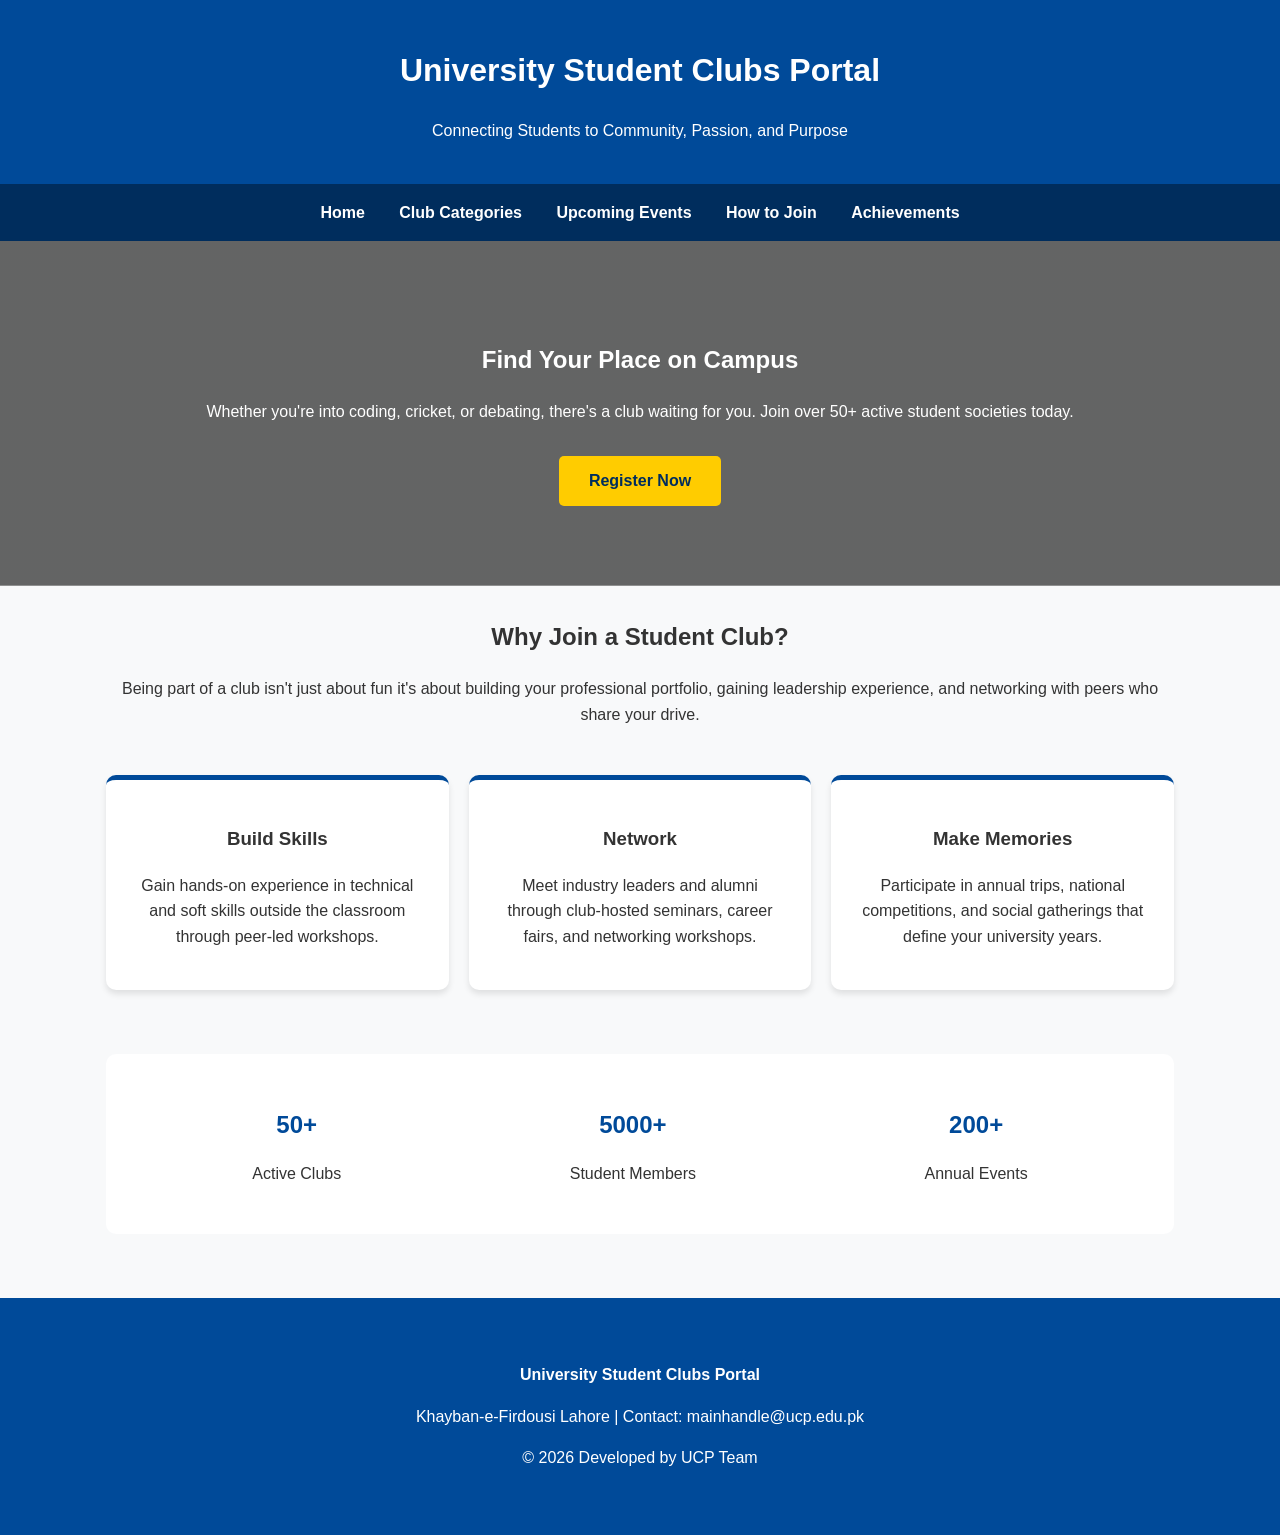
<file: src/index.html>
<!DOCTYPE html>
<html lang="en">

<head>
    <meta charset="UTF-8">
    <meta name="viewport" content="width=device-width, initial-scale=1.0">
    <title>Home | University Student Clubs Portal</title>
    <link rel="stylesheet" href="../styles/styles.css">
</head>

<body>
    <header>
        <h1>University Student Clubs Portal</h1>
        <p>Connecting Students to Community, Passion, and Purpose</p>
    </header>

    <nav>
        <a href="index.html">Home</a>
        <a href="clubs.html">Club Categories</a>
        <a href="events.html">Upcoming Events</a>
        <a href="join.html">How to Join</a>
        <a href="highlights.html">Achievements</a>
    </nav>

    <section class="hero">
        <div class="hero-content">
            <h2>Find Your Place on Campus</h2>
            <p>Whether you're into coding, cricket, or debating, there's a club waiting for you. Join over 50+ active
                student societies today.</p>
            <a href="join.html" class="btn">Register Now</a>
        </div>
    </section>

    <main>
        <section class="intro">
            <h2>Why Join a Student Club?</h2>
            <p>Being part of a club isn't just about fun it's about building your professional portfolio, gaining
                leadership experience, and networking with peers who share your drive.</p>
        </section>

        <div class="card-container">
            <div class="card">
                <h3>Build Skills</h3>
                <p>Gain hands-on experience in technical and soft skills outside the classroom through peer-led
                    workshops.</p>
            </div>
            <div class="card">
                <h3>Network</h3>
                <p>Meet industry leaders and alumni through club-hosted seminars, career fairs, and networking
                    workshops.</p>
            </div>
            <div class="card">
                <h3>Make Memories</h3>
                <p>Participate in annual trips, national competitions, and social gatherings that define your university
                    years.</p>
            </div>
        </div>

        <section class="stats-container">
            <div class="stat-item">
                <h2>50+</h2>
                <p>Active Clubs</p>
            </div>
            <div class="stat-item">
                <h2>5000+</h2>
                <p>Student Members</p>
            </div>
            <div class="stat-item">
                <h2>200+</h2>
                <p>Annual Events</p>
            </div>
        </section>

    </main>

    <footer>
        <p><strong>University Student Clubs Portal</strong></p>
        <p>Khayban-e-Firdousi Lahore | Contact: mainhandle@ucp.edu.pk</p>
        <p>&copy; 2026 Developed by UCP Team</p>
    </footer>
</body>

</html>
</file>
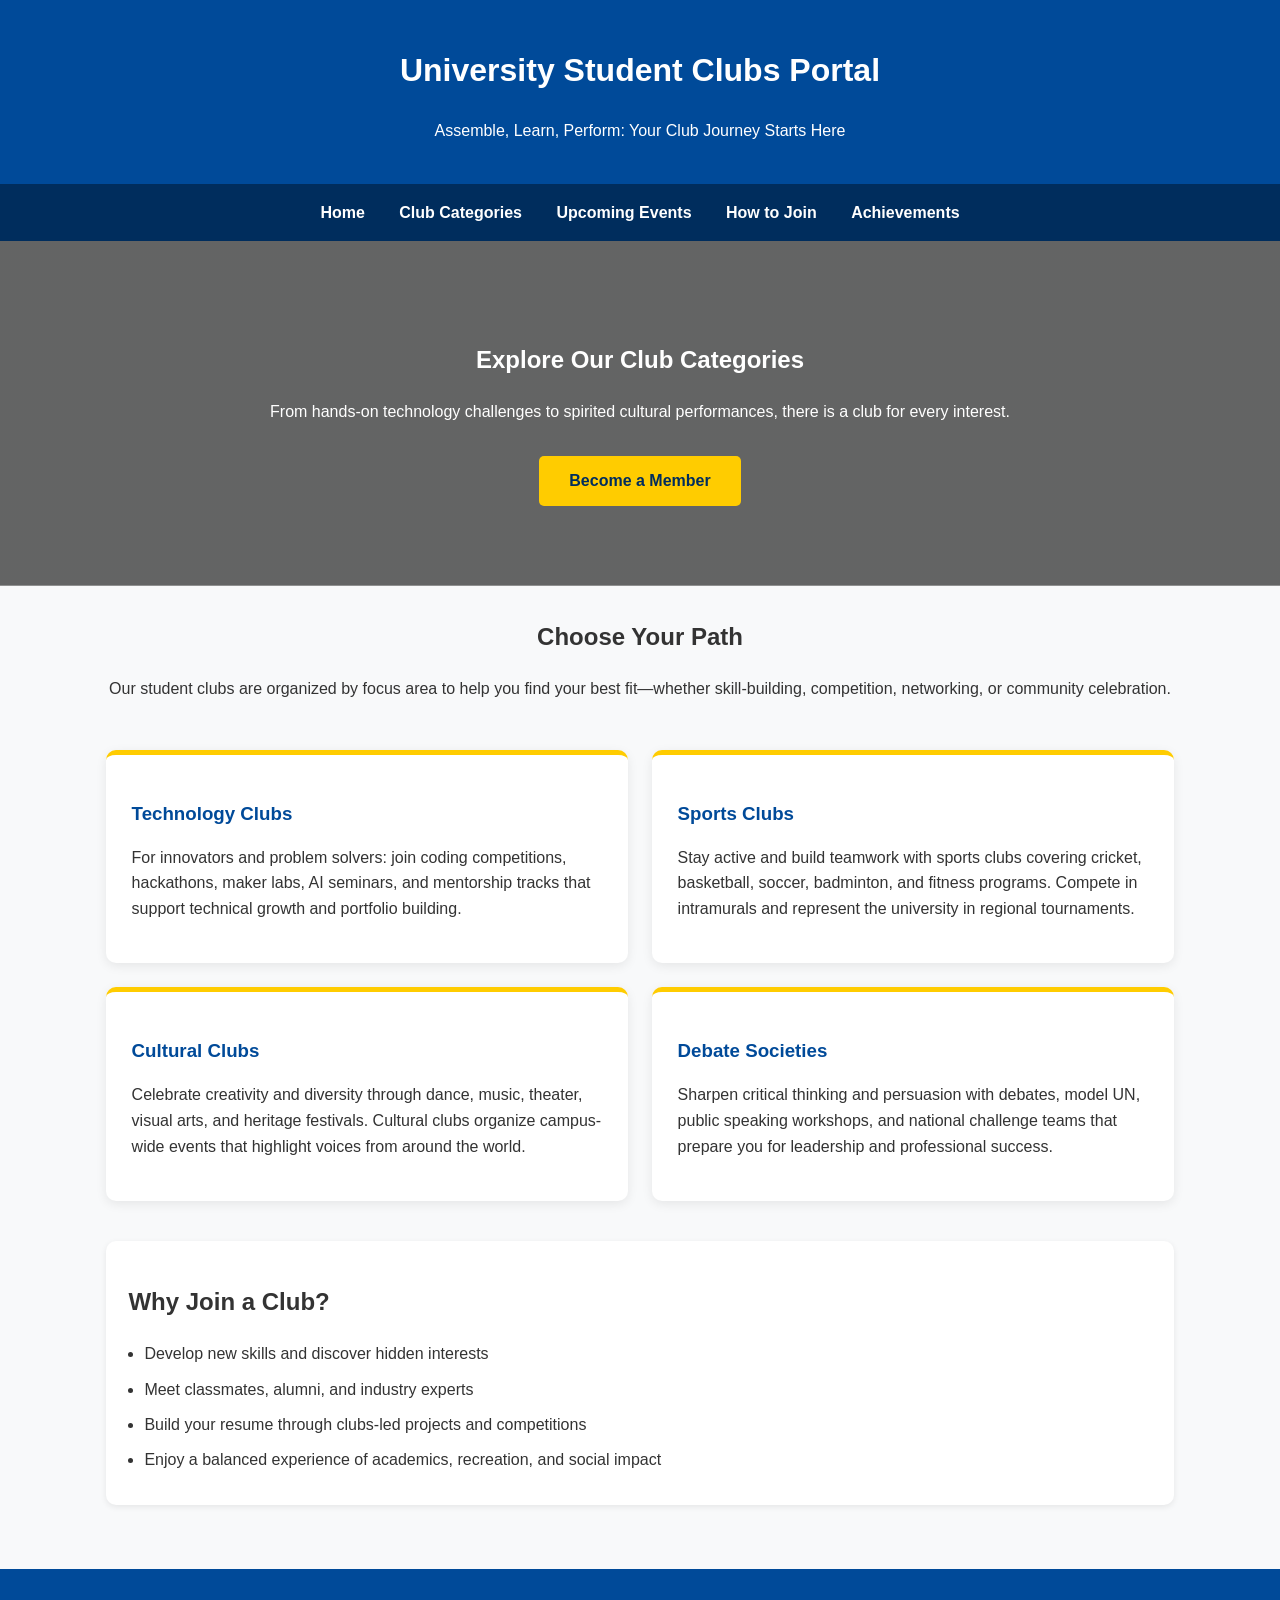
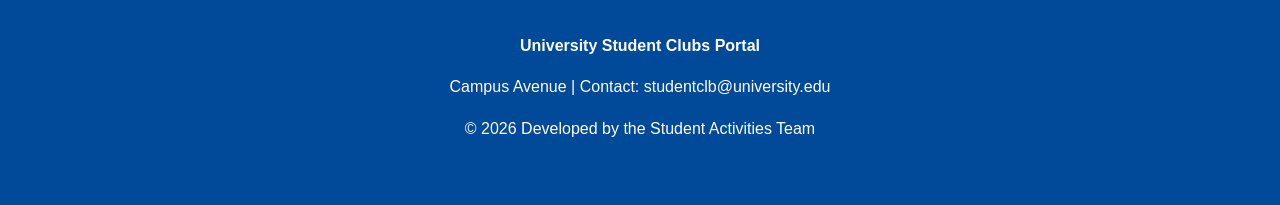
<file: src/clubs.html>
﻿<!DOCTYPE html>
<html lang="en">

<head>
    <meta charset="UTF-8">
    <meta name="viewport" content="width=device-width, initial-scale=1.0">
    <title>Clubs | University Student Clubs Portal</title>
    <link rel="stylesheet" href="../styles/styles.css">
</head>

<body>
    <header>
        <h1>University Student Clubs Portal</h1>
        <p>Assemble, Learn, Perform: Your Club Journey Starts Here</p>
    </header>

    <nav>
        <a href="index.html">Home</a>
        <a href="clubs.html">Club Categories</a>
        <a href="events.html">Upcoming Events</a>
        <a href="join.html">How to Join</a>
        <a href="highlights.html">Achievements</a>
    </nav>

    <section class="hero">
        <div class="hero-content">
            <h2>Explore Our Club Categories</h2>
            <p>From hands-on technology challenges to spirited cultural performances, there is a club for every interest.</p>
            <a href="join.html" class="btn">Become a Member</a>
        </div>
    </section>

    <main>
        <section class="intro">
            <h2>Choose Your Path</h2>
            <p>Our student clubs are organized by focus area to help you find your best fit—whether skill-building, competition,
                networking, or community celebration.</p>
        </section>

        <section class="club-grid">
            <article class="club-card">
                <h3>Technology Clubs</h3>
                <p>For innovators and problem solvers: join coding competitions, hackathons, maker labs, AI seminars, and mentorship
                    tracks that support technical growth and portfolio building.</p>
            </article>
            <article class="club-card">
                <h3>Sports Clubs</h3>
                <p>Stay active and build teamwork with sports clubs covering cricket, basketball, soccer, badminton, and fitness
                    programs. Compete in intramurals and represent the university in regional tournaments.</p>
            </article>
            <article class="club-card">
                <h3>Cultural Clubs</h3>
                <p>Celebrate creativity and diversity through dance, music, theater, visual arts, and heritage festivals. Cultural
                    clubs organize campus-wide events that highlight voices from around the world.</p>
            </article>
            <article class="club-card">
                <h3>Debate Societies</h3>
                <p>Sharpen critical thinking and persuasion with debates, model UN, public speaking workshops, and national
                    challenge teams that prepare you for leadership and professional success.</p>
            </article>
        </section>

        <section class="club-benefits">
            <h2>Why Join a Club?</h2>
            <ul>
                <li>Develop new skills and discover hidden interests</li>
                <li>Meet classmates, alumni, and industry experts</li>
                <li>Build your resume through clubs-led projects and competitions</li>
                <li>Enjoy a balanced experience of academics, recreation, and social impact</li>
            </ul>
        </section>
    </main>

    <footer>
        <p><strong>University Student Clubs Portal</strong></p>
        <p>Campus Avenue | Contact: studentclb@university.edu</p>
        <p>&copy; 2026 Developed by the Student Activities Team</p>
    </footer>
</body>

</html>
</file>
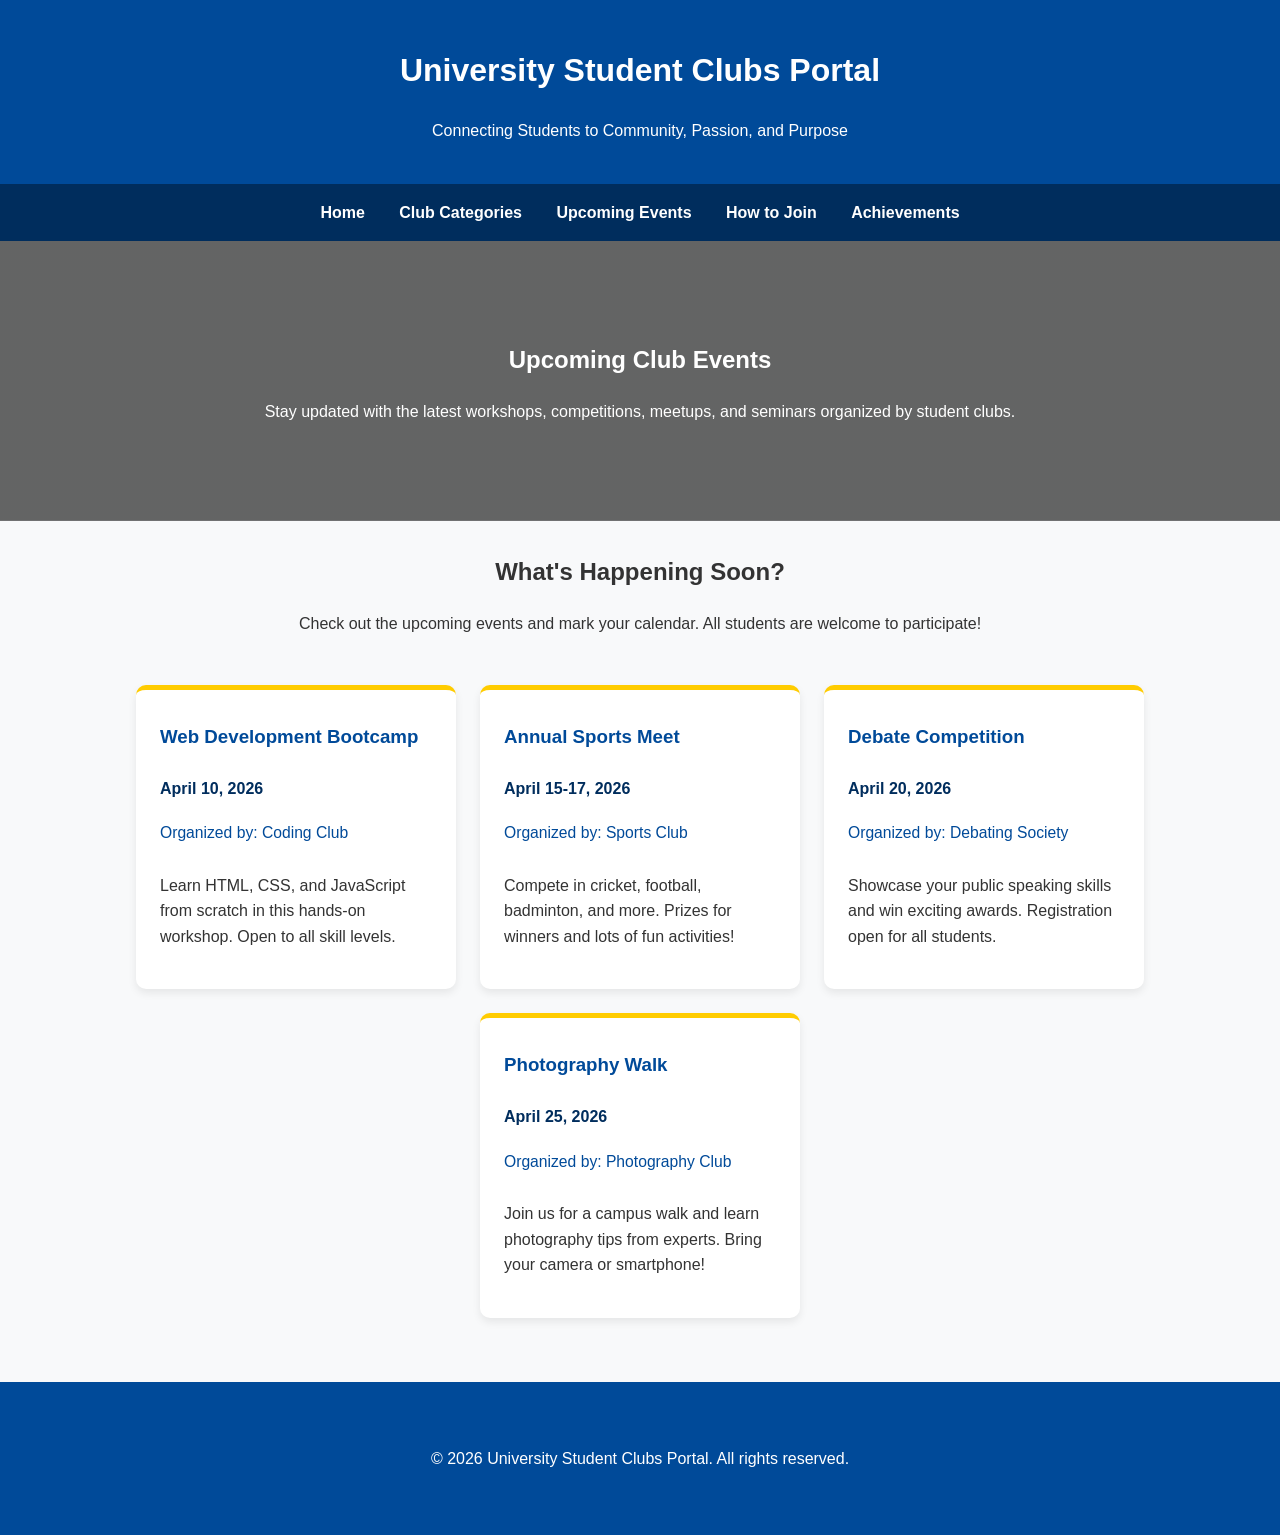
<file: src/events.html>
<!DOCTYPE html>
<html lang="en">

<head>
    <meta charset="UTF-8">
    <meta name="viewport" content="width=device-width, initial-scale=1.0">
    <title>Upcoming Events | University Student Clubs Portal</title>
    <link rel="stylesheet" href="../styles/styles.css">
</head>

<body>
    <header>
        <h1>University Student Clubs Portal</h1>
        <p>Connecting Students to Community, Passion, and Purpose</p>
    </header>
    <nav>
        <a href="index.html">Home</a>
        <a href="clubs.html">Club Categories</a>
        <a href="events.html">Upcoming Events</a>
        <a href="join.html">How to Join</a>
        <a href="highlights.html">Achievements</a>
    </nav>
    <section class="hero">
        <div class="hero-content">
            <h2>Upcoming Club Events</h2>
            <p>Stay updated with the latest workshops, competitions, meetups, and seminars organized by student clubs.
            </p>
        </div>
    </section>
    <main>
        <section class="intro">
            <h2>What's Happening Soon?</h2>
            <p>Check out the upcoming events and mark your calendar. All students are welcome to participate!</p>
        </section>
        <div class="event-card-container">
            <div class="event-card">
                <h3>Web Development Bootcamp</h3>
                <p class="event-date">April 10, 2026</p>
                <p class="event-club">Organized by: Coding Club</p>
                <p>Learn HTML, CSS, and JavaScript from scratch in this hands-on workshop. Open to all skill levels.</p>
            </div>
            <div class="event-card">
                <h3>Annual Sports Meet</h3>
                <p class="event-date">April 15-17, 2026</p>
                <p class="event-club">Organized by: Sports Club</p>
                <p>Compete in cricket, football, badminton, and more. Prizes for winners and lots of fun activities!</p>
            </div>
            <div class="event-card">
                <h3>Debate Competition</h3>
                <p class="event-date">April 20, 2026</p>
                <p class="event-club">Organized by: Debating Society</p>
                <p>Showcase your public speaking skills and win exciting awards. Registration open for all students.</p>
            </div>
            <div class="event-card">
                <h3>Photography Walk</h3>
                <p class="event-date">April 25, 2026</p>
                <p class="event-club">Organized by: Photography Club</p>
                <p>Join us for a campus walk and learn photography tips from experts. Bring your camera or smartphone!
                </p>
            </div>
        </div>
    </main>
    <footer>
        <p>&copy; 2026 University Student Clubs Portal. All rights reserved.</p>
    </footer>
</body>

</html>
</file>
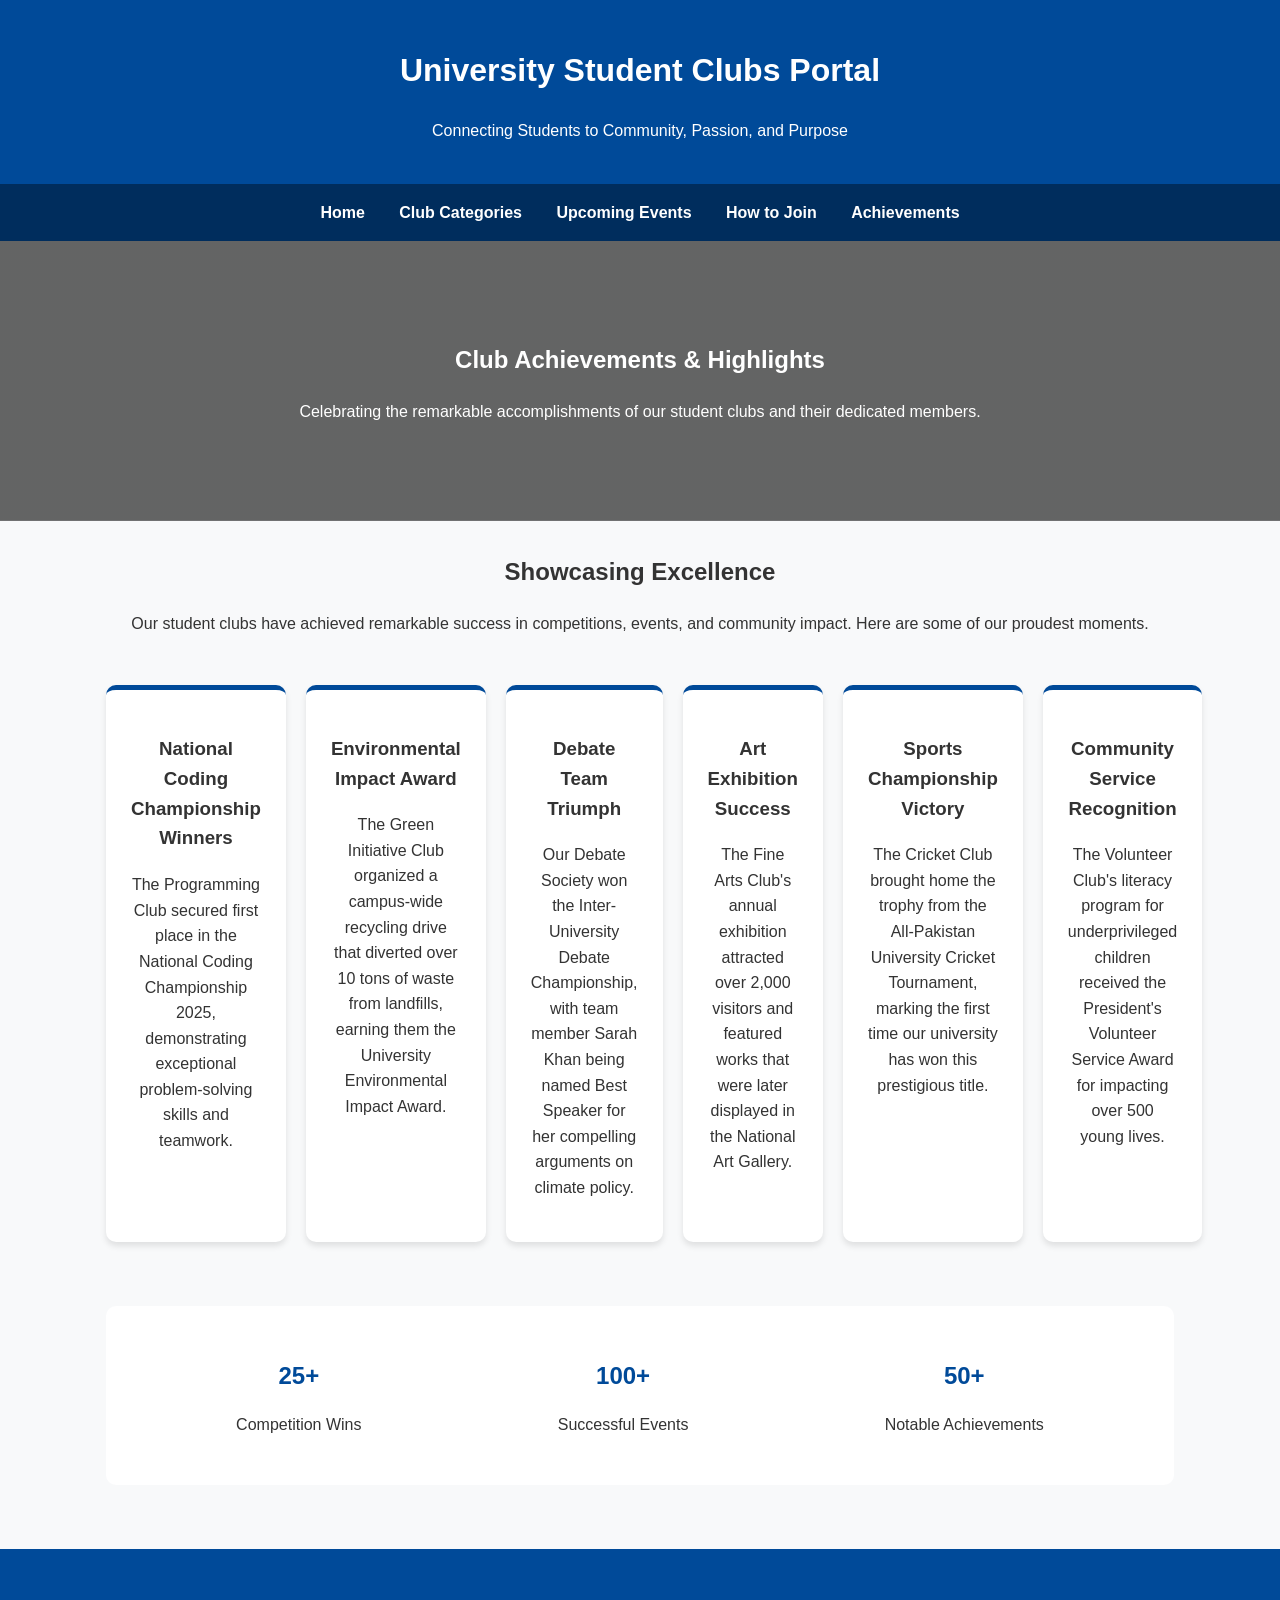
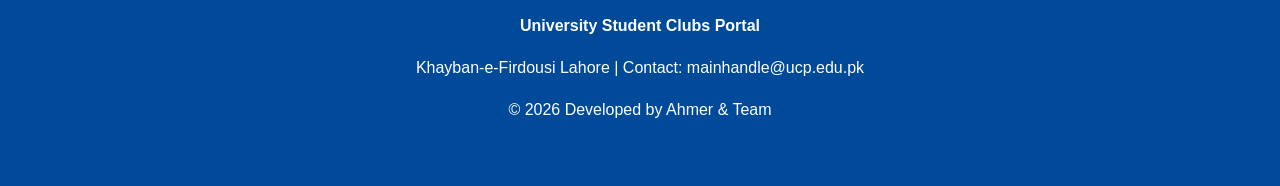
<file: src/highlights.html>
<!DOCTYPE html>
<html lang="en">

<head>
    <meta charset="UTF-8">
    <meta name="viewport" content="width=device-width, initial-scale=1.0">
    <title>Achievements | University Student Clubs Portal</title>
    <link rel="stylesheet" href="../styles/styles.css">
</head>

<body>
    <header>
        <h1>University Student Clubs Portal</h1>
        <p>Connecting Students to Community, Passion, and Purpose</p>
    </header>

    <nav>
        <a href="index.html">Home</a>
        <a href="clubs.html">Club Categories</a>
        <a href="events.html">Upcoming Events</a>
        <a href="join.html">How to Join</a>
        <a href="highlights.html">Achievements</a>
    </nav>

    <section class="hero">
        <div class="hero-content">
            <h2>Club Achievements & Highlights</h2>
            <p>Celebrating the remarkable accomplishments of our student clubs and their dedicated members.</p>
        </div>
    </section>

    <main>
        <section class="intro">
            <h2>Showcasing Excellence</h2>
            <p>Our student clubs have achieved remarkable success in competitions, events, and community impact. Here are some of our proudest moments.</p>
        </section>

        <div class="card-container">
            <div class="card">
                <h3>National Coding Championship Winners</h3>
                <p>The Programming Club secured first place in the National Coding Championship 2025, demonstrating exceptional problem-solving skills and teamwork.</p>
            </div>
            <div class="card">
                <h3>Environmental Impact Award</h3>
                <p>The Green Initiative Club organized a campus-wide recycling drive that diverted over 10 tons of waste from landfills, earning them the University Environmental Impact Award.</p>
            </div>
            <div class="card">
                <h3>Debate Team Triumph</h3>
                <p>Our Debate Society won the Inter-University Debate Championship, with team member Sarah Khan being named Best Speaker for her compelling arguments on climate policy.</p>
            </div>
            <div class="card">
                <h3>Art Exhibition Success</h3>
                <p>The Fine Arts Club's annual exhibition attracted over 2,000 visitors and featured works that were later displayed in the National Art Gallery.</p>
            </div>
            <div class="card">
                <h3>Sports Championship Victory</h3>
                <p>The Cricket Club brought home the trophy from the All-Pakistan University Cricket Tournament, marking the first time our university has won this prestigious title.</p>
            </div>
            <div class="card">
                <h3>Community Service Recognition</h3>
                <p>The Volunteer Club's literacy program for underprivileged children received the President's Volunteer Service Award for impacting over 500 young lives.</p>
            </div>
        </div>

        <section class="stats-container">
            <div class="stat-item">
                <h2>25+</h2>
                <p>Competition Wins</p>
            </div>
            <div class="stat-item">
                <h2>100+</h2>
                <p>Successful Events</p>
            </div>
            <div class="stat-item">
                <h2>50+</h2>
                <p>Notable Achievements</p>
            </div>
        </section>

    </main>

    <footer>
        <p><strong>University Student Clubs Portal</strong></p>
        <p>Khayban-e-Firdousi Lahore | Contact: mainhandle@ucp.edu.pk</p>
        <p>&copy; 2026 Developed by Ahmer & Team </p>
    </footer>
</body>

</html>
</file>
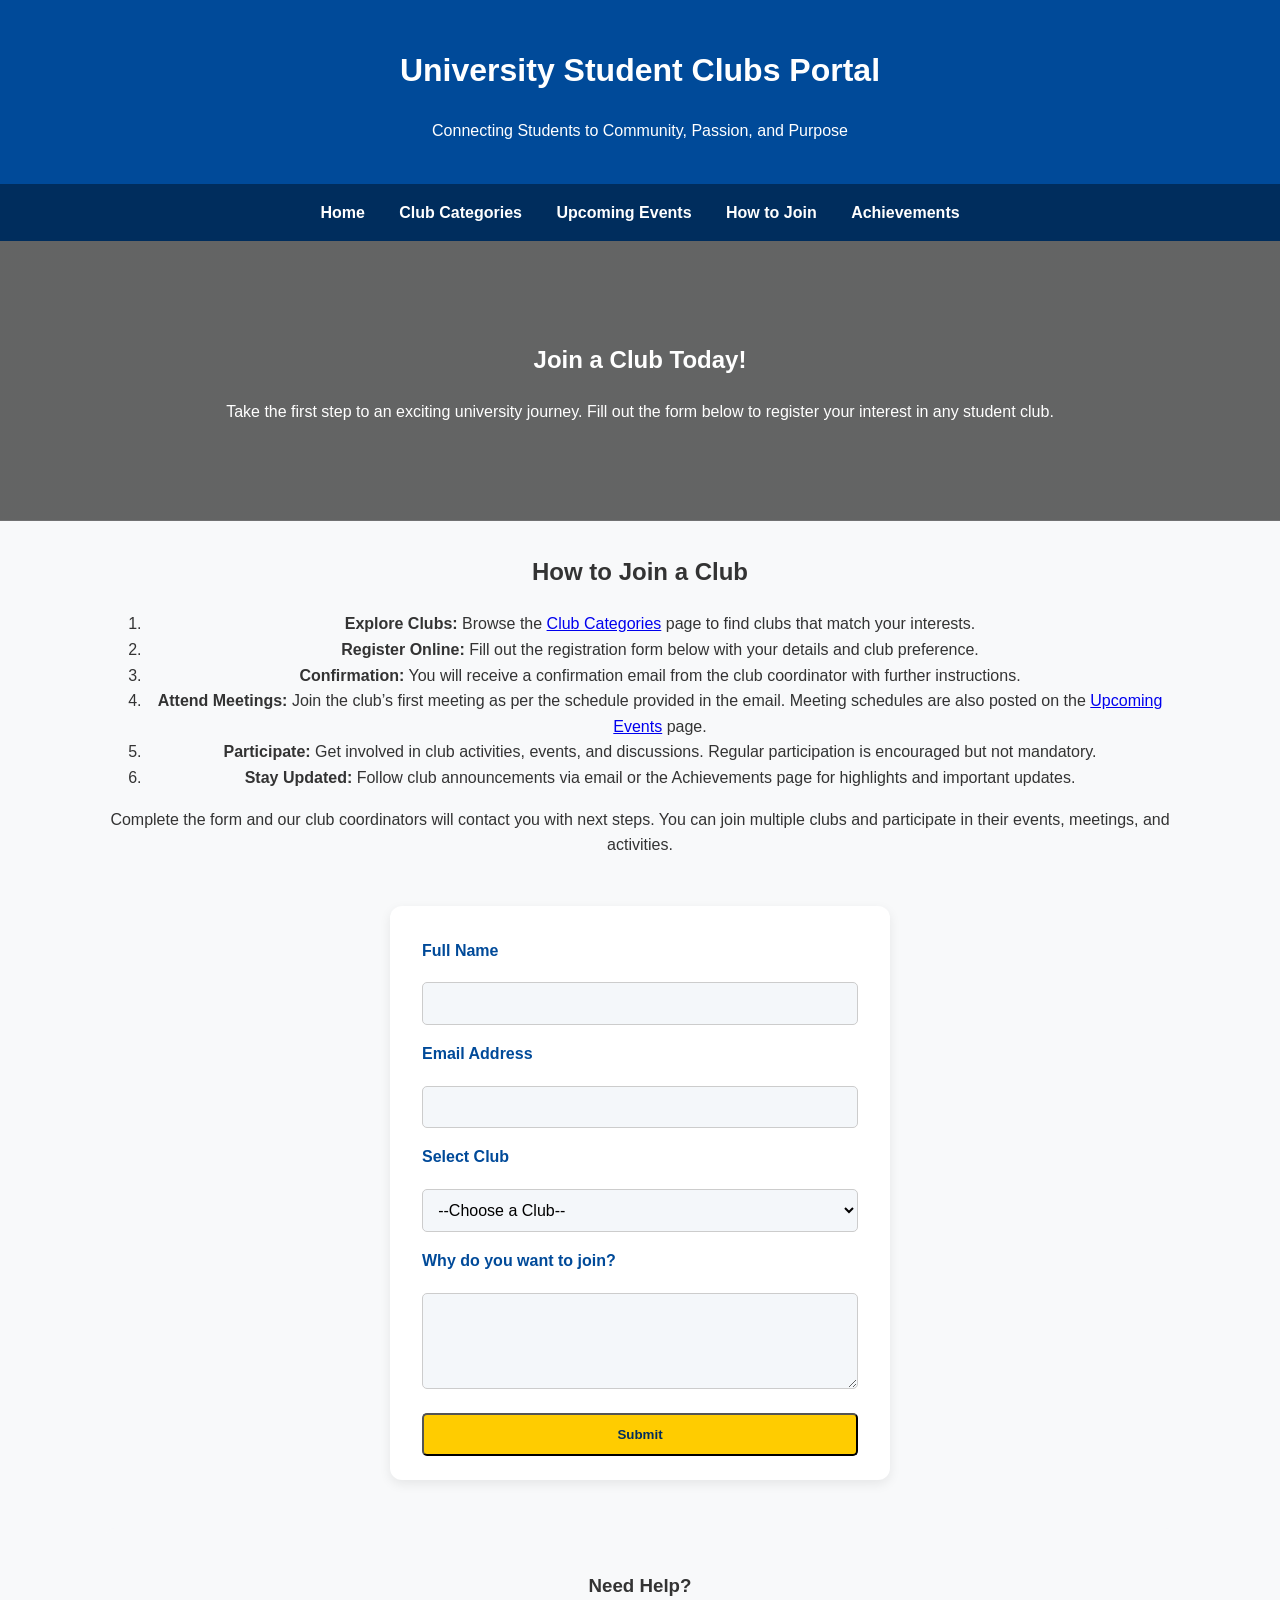
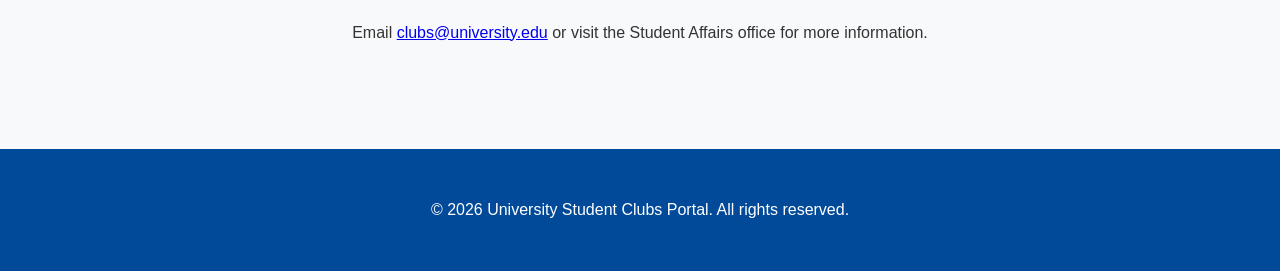
<file: src/join.html>
<!DOCTYPE html>
<html lang="en">

<head>
    <meta charset="UTF-8">
    <meta name="viewport" content="width=device-width, initial-scale=1.0">
    <title>How to Join | University Student Clubs Portal</title>
    <link rel="stylesheet" href="../styles/styles.css">
</head>

<body>
    <header>
        <h1>University Student Clubs Portal</h1>
        <p>Connecting Students to Community, Passion, and Purpose</p>
    </header>
    <nav>
        <a href="index.html">Home</a>
        <a href="clubs.html">Club Categories</a>
        <a href="events.html">Upcoming Events</a>
        <a href="join.html">How to Join</a>
        <a href="highlights.html">Achievements</a>
    </nav>
    <section class="hero">
        <div class="hero-content">
            <h2>Join a Club Today!</h2>
            <p>Take the first step to an exciting university journey. Fill out the form below to register your interest
                in any student club.</p>
        </div>
    </section>
    <main>
        <section class="intro">
            <h2>How to Join a Club</h2>
            <ol class="join-steps">
                <li><strong>Explore Clubs:</strong> Browse the <a href="clubs.html">Club Categories</a> page to find
                    clubs that match your interests.</li>
                <li><strong>Register Online:</strong> Fill out the registration form below with your details and club
                    preference.</li>
                <li><strong>Confirmation:</strong> You will receive a confirmation email from the club coordinator with
                    further instructions.</li>
                <li><strong>Attend Meetings:</strong> Join the club’s first meeting as per the schedule provided in the
                    email. Meeting schedules are also posted on the <a href="events.html">Upcoming Events</a> page.</li>
                <li><strong>Participate:</strong> Get involved in club activities, events, and discussions. Regular
                    participation is encouraged but not mandatory.</li>
                <li><strong>Stay Updated:</strong> Follow club announcements via email or the Achievements page for
                    highlights and important updates.</li>
            </ol>
            <p>Complete the form and our club coordinators will contact you with next steps. You can join multiple clubs
                and participate in their events, meetings, and activities.</p>
        </section>
        <div class="join-form-container">
            <form class="join-form">
                <label for="name">Full Name</label>
                <input type="text" id="name" name="name" required>
                <label for="email">Email Address</label>
                <input type="email" id="email" name="email" required>
                <label for="club">Select Club</label>
                <select id="club" name="club" required>
                    <option value="">--Choose a Club--</option>
                    <option value="coding">Coding Club</option>
                    <option value="sports">Sports Club</option>
                    <option value="debate">Debate Society</option>
                    <option value="arts">Arts & Culture</option>
                    <option value="science">Science Society</option>
                </select>
                <label for="message">Why do you want to join?</label>
                <textarea id="message" name="message" rows="4"></textarea>
                <button type="submit" class="btn">Submit</button>
            </form>
        </div>
        <section class="join-info">
            <h3>Need Help?</h3>
            <p>Email <a href="mailto:clubs@university.edu">clubs@university.edu</a> or visit the Student Affairs office
                for more information.</p>
        </section>
    </main>
    <footer>
        &copy; 2026 University Student Clubs Portal. All rights reserved.
    </footer>
</body>

</html>
</file>
<file: styles/styles.css>
/* --- Events Page Specific Styles --- */
.event-card-container {
    display: flex;
    flex-wrap: wrap;
    gap: 24px;
    margin-top: 2.5rem;
    justify-content: center;
}

.event-card {
    background: var(--white);
    border-radius: 10px;
    box-shadow: 0 4px 8px rgba(0, 0, 0, 0.08);
    padding: 2rem 1.5rem 1.5rem 1.5rem;
    min-width: 260px;
    max-width: 320px;
    flex: 1 1 260px;
    display: flex;
    flex-direction: column;
    align-items: flex-start;
    border-top: 5px solid var(--accent);
    transition: transform 0.2s;
}

.event-card:hover {
    transform: translateY(-6px) scale(1.03);
    box-shadow: 0 8px 16px rgba(0, 0, 0, 0.13);
}

.event-card h3 {
    margin-top: 0;
    color: var(--primary);
    margin-bottom: 0.5rem;
}

.event-date {
    font-weight: bold;
    color: var(--secondary);
    margin-bottom: 0.2rem;
}

.event-club {
    font-size: 0.98rem;
    color: var(--primary);
    margin-bottom: 0.7rem;
}

@media (max-width: 900px) {
    .event-card-container {
        flex-direction: column;
        align-items: center;
        gap: 18px;
    }

    .event-card {
        width: 95%;
        max-width: 420px;
    }
}

@media (max-width: 600px) {
    .event-card-container {
        padding: 0 0.5rem;
    }

    .event-card {
        padding: 1.2rem 0.7rem 1rem 0.7rem;
        font-size: 0.98rem;
    }
}



/* --- Join Page Specific Styles (scoped in media query) --- */
@media (max-width: 9000px) {
    .join-form-container {
        max-width: 500px;
        margin: 0 auto 3rem auto;
        background: var(--white);
        padding: 2rem 2rem 1.5rem 2rem;
        border-radius: 12px;
        box-shadow: 0 4px 12px rgba(0, 0, 0, 0.08);
    }

    .join-form {
        display: flex;
        flex-direction: column;
        gap: 1rem;
    }

    .join-form label {
        font-weight: 600;
        margin-bottom: 0.2rem;
        color: var(--primary);
    }

    .join-form input,
    .join-form select,
    .join-form textarea {
        padding: 0.7rem;
        border: 1px solid #ccc;
        border-radius: 5px;
        font-size: 1rem;
        font-family: inherit;
        background: #f4f7fa;
        resize: vertical;
    }

    .join-form textarea {
        min-height: 80px;
    }

    .join-form button.btn {
        margin-top: 0.5rem;
        width: 100%;
    }

    .join-info {
        text-align: center;
        margin-top: 2rem;
        background: var(--light);
        padding: 1.5rem;
        border-radius: 8px;
        color: var(--dark);
    }
}

/* --- Responsive for Join Page --- */
@media (max-width: 600px) {
    .join-form-container {
        padding: 1rem 0.5rem;
    }
}

:root {
    --primary: #004a99;
    --secondary: #002d5d;
    --accent: #ffcc00;
    --light: #f8f9fa;
    --dark: #333;
    --white: #ffffff;
}

* {
    box-sizing: border-box;
}

body {
    font-family: 'Segoe UI', Arial, sans-serif;
    line-height: 1.6;
    margin: 0;
    color: var(--dark);
    background-color: var(--light);
}

header {
    background: var(--primary);
    color: var(--white);
    padding: 1.5rem 1rem;
    text-align: center;
}

nav {
    background: var(--secondary);
    padding: 1rem;
    position: sticky;
    top: 0;
    text-align: center;
    z-index: 1000;
}

nav a {
    color: var(--white);
    text-decoration: none;
    margin: 0 15px;
    font-weight: 600;
    transition: color 0.3s;
}

nav a:hover {
    color: var(--accent);
}

.hero {
    background: linear-gradient(rgba(0, 0, 0, 0.6), rgba(0, 0, 0, 0.6)),
        url('https://imgs.search.brave.com/7OscIklwIqk8ISr5sIrmUjs1Qwvay2LSCZokyYNN7Rs/rs:fit:500:0:1:0/g:ce/aHR0cHM6Ly93d3cu/ZWR1b3BpbmlvbnMu/Y29tL3dwLWNvbnRl/bnQvdXBsb2Fkcy8y/MDE3LzExL1VuaXZl/cnNpdHktT2YtQ2Vu/dHJhbC1QdW5qYWIt/VUNQLUNBTVBVUy02/MTB4NjEwLmpwZw');
    background-size: cover;
    background-position: center;
    color: var(--white);
    padding: 5rem 1rem;
    text-align: center;
}

.btn {
    display: inline-block;
    background: var(--accent);
    color: var(--secondary);
    padding: 12px 30px;
    text-decoration: none;
    font-weight: bold;
    border-radius: 5px;
    margin-top: 15px;
    transition: transform 0.2s;
}

.btn:hover {
    transform: scale(1.05);
}

main {
    max-width: 1100px;
    margin: 2rem auto;
    padding: 0 1rem;
}

.intro {
    text-align: center;
    margin-bottom: 3rem;
}

.card-container {
    display: flex;
    gap: 20px;
    margin-top: 2rem;
}

.card {
    background: var(--white);
    padding: 25px;
    border-radius: 10px;
    box-shadow: 0 4px 6px rgba(0, 0, 0, 0.1);
    flex: 1;
    border-top: 5px solid var(--primary);
    text-align: center;
}

.stats-container {
    display: flex;
    justify-content: space-around;
    background: var(--white);
    margin-top: 4rem;
    padding: 2rem;
    border-radius: 10px;
    text-align: center;
}

.stat-item h2 {
    color: var(--primary);
    margin-bottom: 0;
}

@media (max-width: 768px) {
    nav {
        display: flex;
        flex-direction: column;
    }

    nav a {
        padding: 8px 0;
    }

    .card-container,
    .stats-container {
        flex-direction: column;
    }

    .hero h2 {
        font-size: 1.5rem;
    }
}

footer {
    text-align: center;
    padding: 3rem;
    background: var(--primary);
    color: var(--white);
    margin-top: 4rem;
}

footer a {
    color: var(--accent);
    text-decoration: none;
}

/* --- Club Page Styles --- */
.club-grid {
    display: grid;
    grid-template-columns: repeat(2, minmax(0, 1fr));
    gap: 1.5rem;
    margin-top: 2rem;
}

.club-card {
    border-radius: 10px;
    padding: 1.6rem;
    background: var(--white);
    box-shadow: 0 3px 11px rgba(0, 0, 0, 0.08);
    border-top: 5px solid var(--accent);
    transition: transform 0.2s ease, box-shadow 0.2s ease;
}

.club-card:hover {
    transform: translateY(-4px);
    box-shadow: 0 6px 16px rgba(0, 0, 0, 0.14);
}

.club-card h3 {
    color: var(--primary);
    margin-bottom: 0.7rem;
}

.club-benefits {
    margin-top: 2.5rem;
    background: var(--white);
    padding: 1.4rem;
    border-radius: 10px;
    box-shadow: 0 2px 6px rgba(0, 0, 0, 0.08);
}

.club-benefits ul {
    padding-left: 1rem;
    margin: 0.8rem 0 0 0;
}

.club-benefits li {
    margin-bottom: 0.6rem;
}

@media (max-width: 900px) {
    .club-grid {
        grid-template-columns: 1fr;
    }

    .hero {
        padding: 3.5rem 1rem;
    }

    .hero h2 {
        font-size: 1.6rem;
    }
}
</file>
